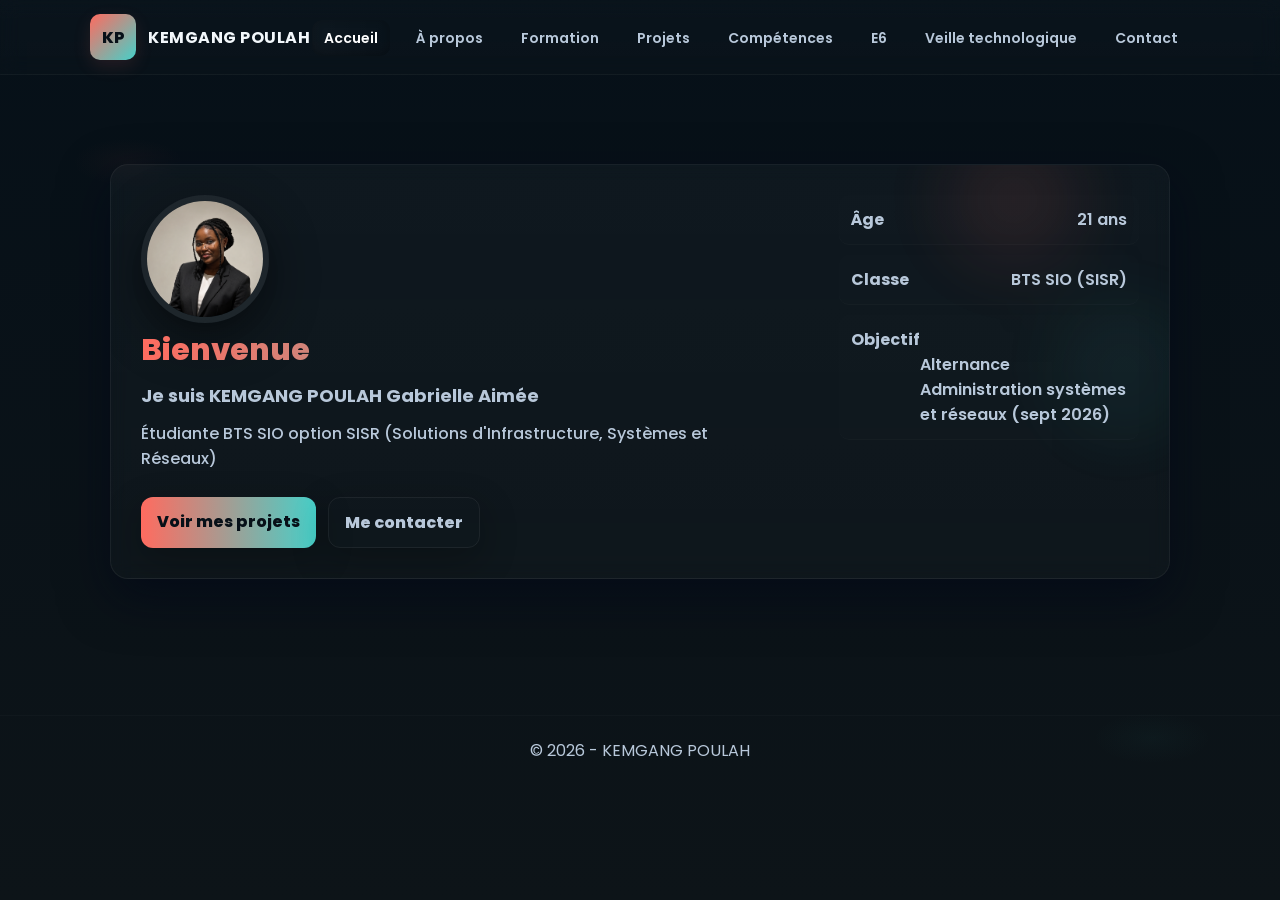
<file: index.html>
<!DOCTYPE html>
<html lang="fr">
<head>
  <meta charset="utf-8">
  <meta name="viewport" content="width=device-width,initial-scale=1">
  <title>Portfolio — KEMGANG POULAH</title>
  <link href="https://fonts.googleapis.com/css2?family=Poppins:wght@300;400;600;800&display=swap" rel="stylesheet">
  <link rel="stylesheet" href="styles.css">
  <link rel="stylesheet" href="index.css">
</head>
<body>
  <header>
    <div class="container header-inner">
      <div class="brand">
        <div class="logo">KP</div>
        <div class="title">KEMGANG POULAH</div>
      </div>

      <nav>
        <ul>
          <li><a href="index.html" class="active">Accueil</a></li>
          <li><a href="about.html">À propos</a></li>
          <li><a href="formation.html">Formation</a></li>
          <li><a href="projects.html">Projets</a></li>
          <li><a href="skills.html">Compétences</a></li>
          <li><a href="E6.html">E6</a></li>
          <li><a href="veille.html">Veille technologique</a></li>
          <li><a href="contact.html">Contact</a></li>
        </ul>
      </nav>

      <button class="menu-toggle" aria-label="Ouvrir le menu">☰</button>
    </div>
  </header>

  <main>
    <section class="hero">
      <div class="container hero-grid">
        <article class="card home-card card-hover fade-in-up">
          <div class="home-left">
            <img class="profile icon-animated" src="images/photo-pro.png" alt=" KEMGANG POULAH Gabrielle Aimée">
            <h1 class="home-title">Bienvenue</h1>
            <h2 class="home-subtitle">Je suis KEMGANG POULAH Gabrielle Aimée</h2>
            <p class="lead">Étudiante BTS SIO option SISR (Solutions d'Infrastructure, Systèmes et Réseaux) </p>
            <div class="actions">
              <a class="btn btn-animated fade-in-up" href="projects.html">Voir mes projets</a>
              <a class="btn ghost btn-animated fade-in-up" href="contact.html">Me contacter</a>
            </div>
          </div>

          <div class="home-right">
            <ul class="quick fade-in-up">
              <li><strong>Âge</strong><span>21 ans</span></li>
              <li><strong>Classe</strong><span>BTS SIO (SISR)</span></li>
              <li><strong>Objectif</strong><br>Alternance Administration systèmes et réseaux (sept 2026) </li>
            </ul>
          </div>
        </article>
      </div>
    </section>
  </main>

  <footer>
    <div class="container">
      <p style="color:var(--muted);margin:0;">&copy; 2026 - KEMGANG POULAH</p>
    </div>
  </footer>

  <script src="script.js"></script>
</body>
</html>
</file>
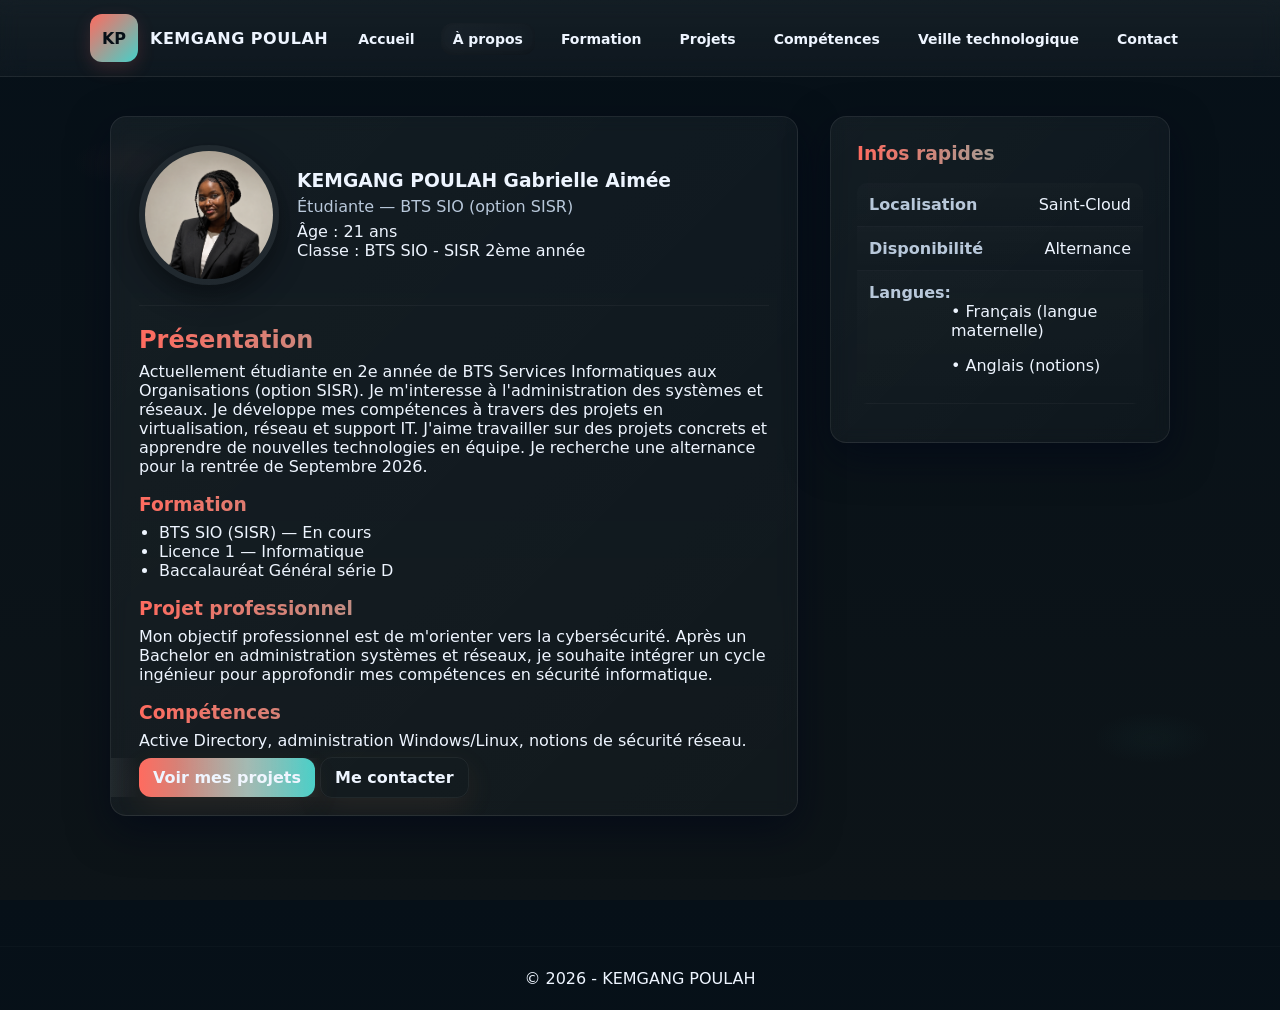
<file: about.html>
<!DOCTYPE html>
<html lang="fr">
<head>
  <meta charset="utf-8">
  <meta name="viewport" content="width=device-width,initial-scale=1">
  <title>À propos — KEMGANG POULAH</title>
  <link rel="stylesheet" href="styles.css">
  <style>
    .about-aside {
      transition: all 0.4s cubic-bezier(0.175, 0.885, 0.32, 1.275);
    }

    .about-aside:hover {
      transform: translateY(-12px) scale(1.02);
      box-shadow: 0 25px 50px rgba(0,0,0,0.4);
      background: linear-gradient(135deg, rgba(255,255,255,0.12), rgba(255,255,255,0.06)) !important;
      border-color: rgba(255,107,95,0.4) !important;
    }

    .about-aside:hover h3 {
      color: var(--accent-2) !important;
      transform: scale(1.05);
    }

    .about-section {
      transition: all 0.4s cubic-bezier(0.175, 0.885, 0.32, 1.275);
      position: relative;
      overflow: hidden;
    }

    .about-section::before {
      content: '';
      position: absolute;
      top: -50%;
      left: -50%;
      width: 200%;
      height: 200%;
      background: linear-gradient(45deg, transparent, rgba(255,255,255,0.1), transparent);
      transform: rotate(45deg);
      transition: all 0.6s ease;
      opacity: 0;
    }

    .about-section:hover::before {
      opacity: 1;
      animation: shimmer 1.5s ease-in-out;
    }

    .about-section:hover {
      transform: translateY(-4px) scale(1.01);
      background: linear-gradient(135deg, rgba(255,255,255,0.08), rgba(255,255,255,0.04)) !important;
      border-color: rgba(70,208,201,0.3) !important;
    }

    @keyframes shimmer {
      0% { transform: translateX(-100%) translateY(-100%) rotate(45deg); }
      100% { transform: translateX(100%) translateY(100%) rotate(45deg); }
    }
  </style>
</head>
<body class="secondary">
  <header>
    <div class="container">
      <div class="brand">
        <div class="logo">KP</div>
        <div class="title">KEMGANG POULAH</div>
      </div>

      <nav>
        <ul>
          <li><a href="index.html">Accueil</a></li>
          <li><a href="about.html" class="active">À propos</a></li>
          <li><a href="formation.html">Formation</a></li>
          <li><a href="projects.html">Projets</a></li>
          <li><a href="skills.html">Compétences</a></li>
          <li><a href="veille.html">Veille technologique</a></li>
          <li><a href="contact.html">Contact</a></li>
        </ul>
      </nav>

      <button class="menu-toggle" aria-label="Ouvrir le menu">☰</button>
    </div>
  </header>

  <main>
    <section class="hero" style="padding-top:36px;">
      <div class="container hero-grid">
        <article class="card card-hover fade-in-up" style="padding:28px;">
          <div style="display:flex;gap:18px;align-items:center;flex-wrap:wrap;">
            <img class="profile icon-animated" src="images/photo-pro.png" alt="KEMGANG POULAH Gabrielle Aimée" style="width:140px;height:140px;">
            <div>
              <h1 style="margin:0 0 6px;">KEMGANG POULAH Gabrielle Aimée</h1>
              <p class="subtitle" style="margin:0 0 6px;">Étudiante — BTS SIO (option SISR)</p>
              <p style="color:var(--muted);margin:0;">Âge : 21 ans <br> Classe : BTS SIO - SISR 2ème année</p>
            </div>
          </div>

          <hr style="margin:20px 0;border:none;border-top:1px solid rgba(255,255,255,0.04)">

          <section class="section-card fade-in-up about-section">
            <h2 style="margin:0 0 8px;">Présentation</h2>
            <p style="color:var(--muted);margin:0;">
              Actuellement étudiante en 2e année de BTS Services Informatiques aux Organisations (option SISR). 
              Je m'interesse à l'administration des systèmes et réseaux. Je développe mes compétences à travers des projets en virtualisation,
              réseau et support IT.
              J'aime travailler sur des projets concrets et apprendre de nouvelles technologies en équipe.
              Je recherche une alternance pour la rentrée de Septembre 2026.
            </p>
          </section>

          <section style="margin-top:18px;" class="section-card fade-in-up about-section">
            <h3 style="margin:0 0 8px;">Formation</h3>
            <ul style="margin:0;padding-left:20px;color:var(--muted);">
              <li>BTS SIO (SISR) — En cours</li>
               <li>Licence 1 — Informatique </li> 
              <li>Baccalauréat Général série D</li>
            </ul>
          </section>

          <section style="margin-top:18px;" class="section-card fade-in-up about-section">
            <h3 style="margin:0 0 8px;">Projet professionnel</h3>
            <p style="color:var(--muted);margin:0;">Mon objectif professionnel est de m'orienter vers la cybersécurité.
Après un Bachelor en administration systèmes et réseaux, je souhaite intégrer un cycle ingénieur pour approfondir mes compétences
              en sécurité informatique.</p>
          </section>

          <section style="margin-top:18px;" class="section-card fade-in-up about-section">
            <h3 style="margin:0 0 8px;">Compétences</h3>
            <p style="color:var(--muted);margin:0;">
              Active Directory, administration Windows/Linux, notions de sécurité réseau.
            </p>
          </section>

          <div style="margin-top:18px;">
            <a class="btn btn-animated fade-in-up" href="projects.html">Voir mes projets</a>
            <a class="btn ghost btn-animated fade-in-up" href="contact.html">Me contacter</a>
          </div>
        </article>

        <aside class="hero-info card about-aside card-hover fade-in-up">
          <h3 style="margin-top:0;">Infos rapides</h3>
          <ul class="quick">
            <li><strong>Localisation</strong><span>Saint-Cloud</span></li>
            <li><strong>Disponibilité</strong><span>Alternance</span></li>
            <li><strong>Langues:</strong><span><br> • Français (langue maternelle) <p>• Anglais (notions) </p></span></li>
          </ul>
        </aside>
      </div>
    </section>
  </main>

  <footer>
    <div class="container">
      <p style="color:var(--muted);margin:0;">&copy; 2026 - KEMGANG POULAH</p>
    </div>
  </footer>

  <script src="script.js"></script>
</body>
</html>
</file>
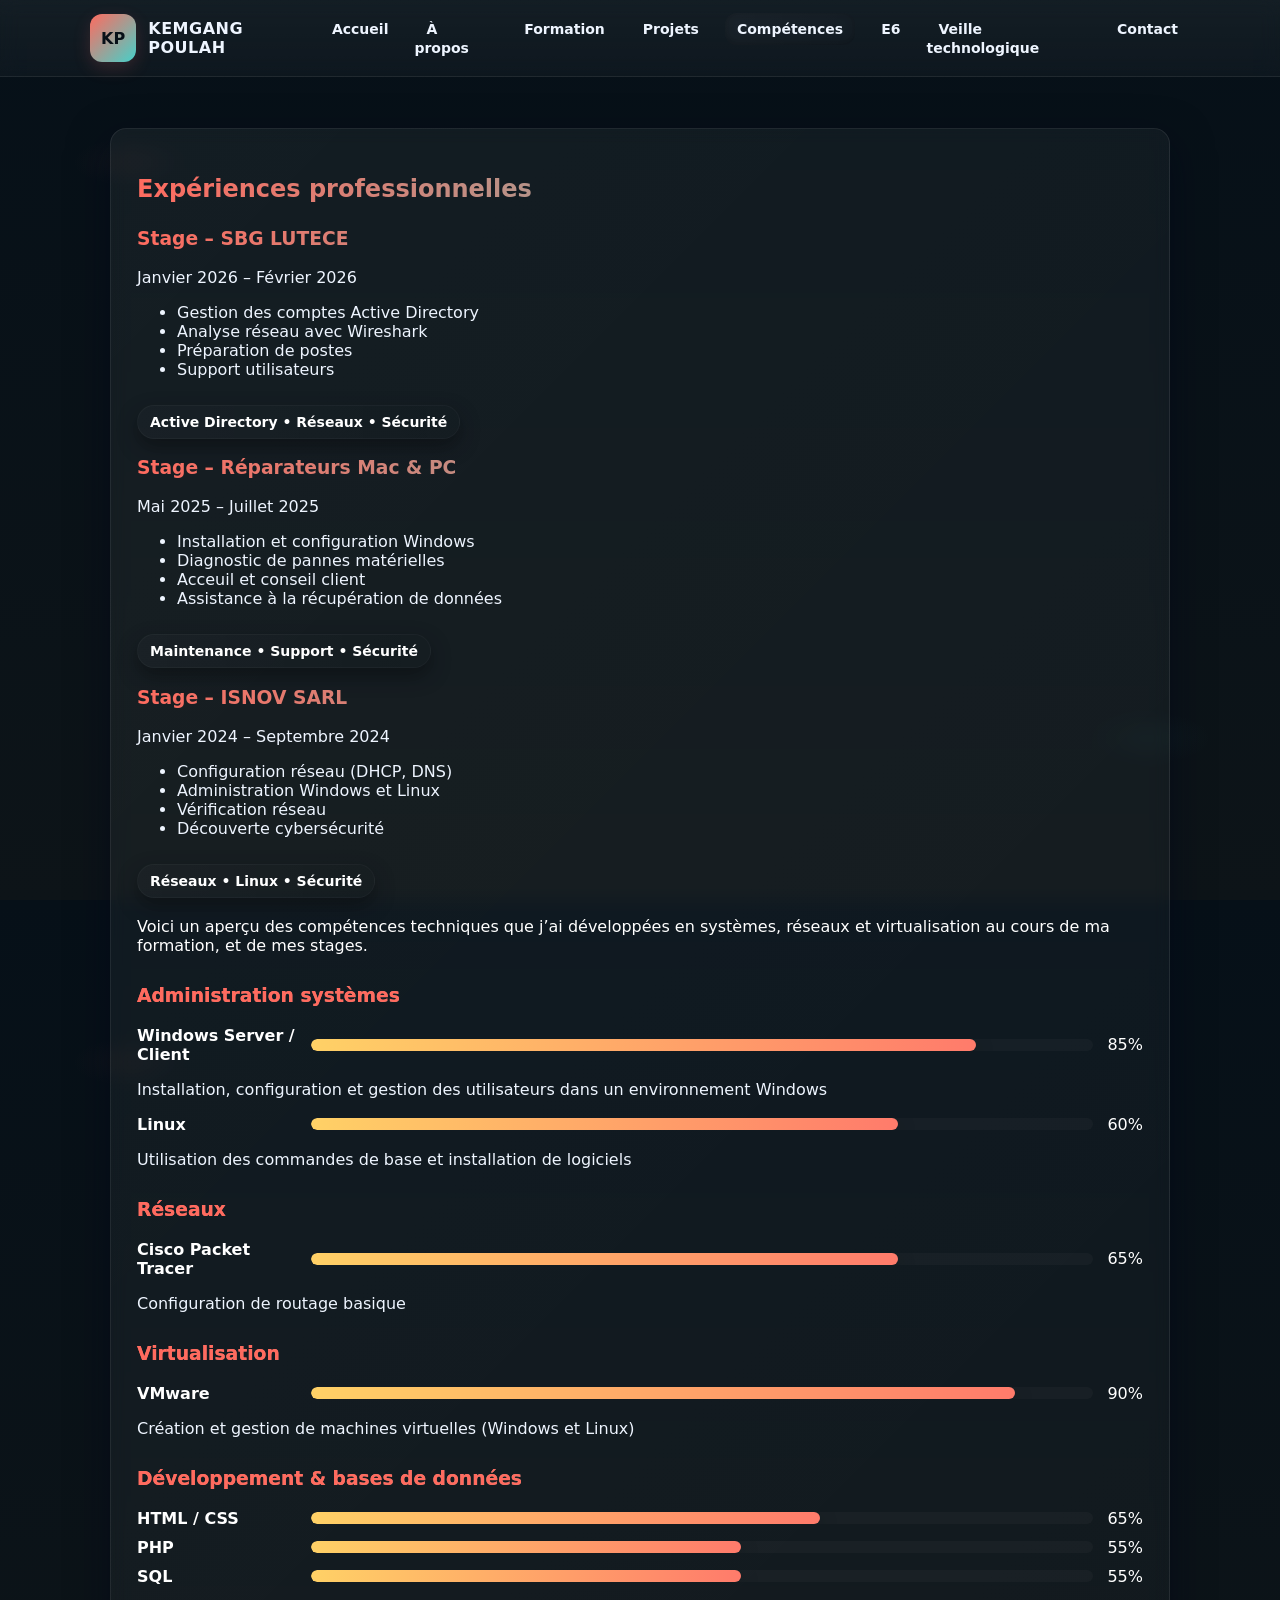
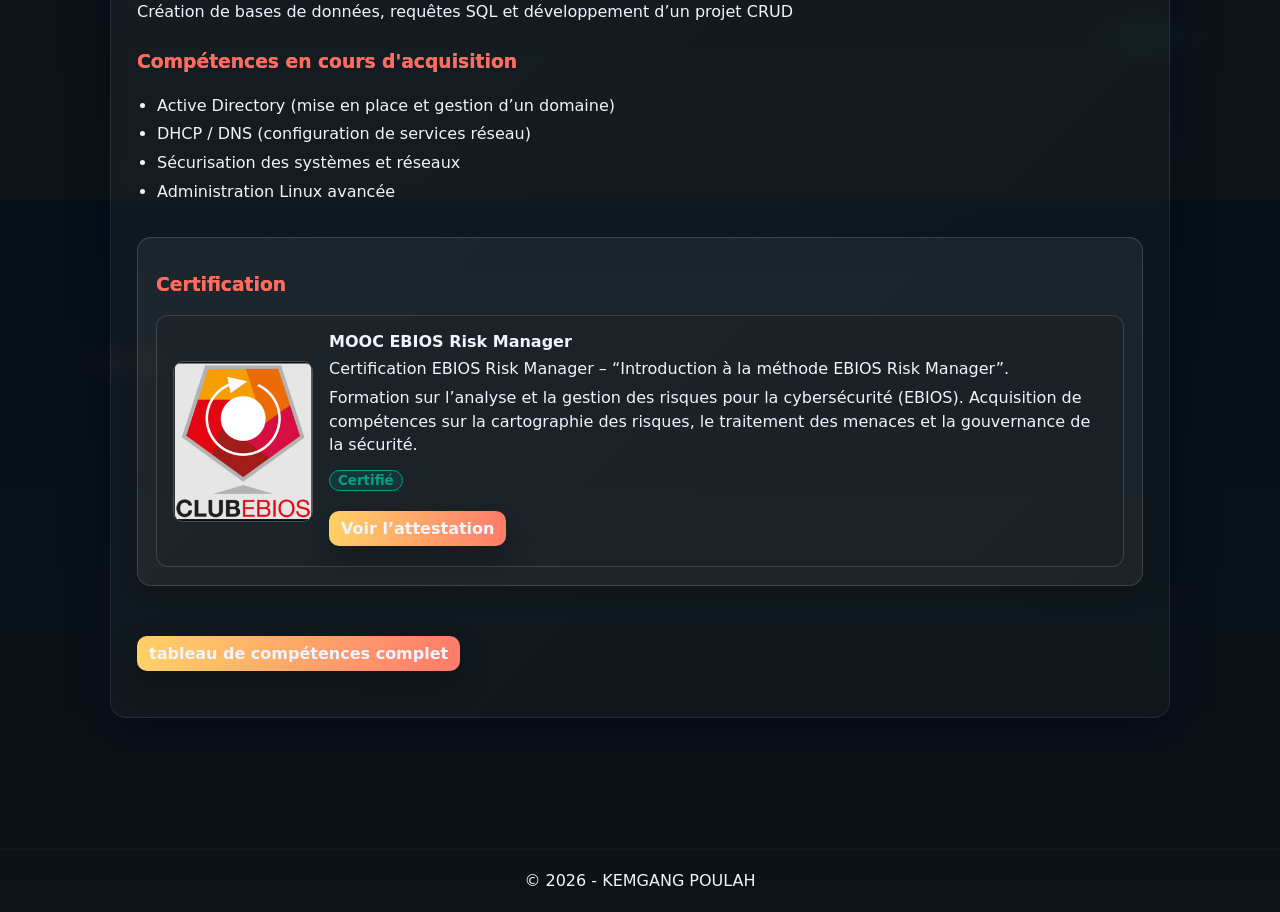
<file: skills.html>
<!DOCTYPE html>
<html lang="fr">
<head>
  <meta charset="utf-8">
  <meta name="viewport" content="width=device-width,initial-scale=1">
  <title>Compétences — KEMGANG</title>
  <link rel="stylesheet" href="styles.css">
  <link rel="stylesheet" href="veille.css">
  <style>
    .skills-section {
      transition: all 0.4s cubic-bezier(0.175, 0.885, 0.32, 1.275);
      position: relative;
      overflow: hidden;
    }

    .skills-section::before {
      content: '';
      position: absolute;
      top: -50%;
      left: -50%;
      width: 200%;
      height: 200%;
      background: linear-gradient(45deg, transparent, rgba(255,255,255,0.1), transparent);
      transform: rotate(45deg);
      transition: all 0.6s ease;
      opacity: 0;
    }

    .skills-section:hover::before {
      opacity: 1;
      animation: shimmer 1.5s ease-in-out;
    }

    .skills-section:hover {
      transform: translateY(-4px) scale(1.01);
      background: linear-gradient(135deg, rgba(255,255,255,0.08), rgba(255,255,255,0.04)) !important;
      border-color: rgba(70,208,201,0.3) !important;
    }

    .skills-section:hover h3 {
      color: var(--accent-2) !important;
      transform: scale(1.02);
    }

    #certification-ebios {
      border: 1px solid rgba(255, 255, 255, 0.15);
      padding: 18px;
      background: rgba(255, 255, 255, 0.06);
      border-radius: 14px;
      box-shadow: 0 12px 20px rgba(0, 0, 0, 0.08);
      transition: all 0.3s ease;
    }

    #certification-ebios:hover {
      transform: translateY(-4px) scale(1.01);
      background: rgba(255, 255, 255, 0.1);
      box-shadow: 0 16px 24px rgba(0, 0, 0, 0.12);
    }

    #certification-ebios h3 {
      color: var(--accent-2);
    }

    #certification-ebios .cert-logo {
      width: 110px;
      min-width: 90px;
      border-radius: 10px;
      border: 1px solid rgba(255, 255, 255, 0.25);
    }

    #certification-ebios .cert-data p {
      margin: 4px 0;
      line-height: 1.45;
    }

    #certification-ebios .cert-data .cert-title {
      font-weight: 700;
      color: var(--accent-1);
      margin-bottom: 4px;
    }

    #certification-ebios .cert-status {
      display: inline-block;
      background: rgba(0, 161, 133, 0.14);
      color: #00a185;
      border: 1px solid #00a185;
      padding: 2px 8px;
      border-radius: 12px;
      font-size: 0.84rem;
      font-weight: 600;
      margin-top: 6px;
    }

    @keyframes shimmer {
      0% { transform: translateX(-100%) translateY(-100%) rotate(45deg); }
      100% { transform: translateX(100%) translateY(100%) rotate(45deg); }
    }
  </style>
</head>
<body class="secondary">
  <header>
    <div class="container header-inner">
      <div class="brand">
        <div class="logo">KP</div>
        <div class="title">KEMGANG POULAH</div>
      </div>
      <nav>
        <ul>
          <li><a href="index.html">Accueil</a></li>
          <li><a href="about.html">À propos</a></li>
          <li><a href="formation.html">Formation</a></li>
          <li><a href="projects.html">Projets</a></li>
          <li><a href="skills.html" class="active">Compétences</a></li>
            <li><a href="E6.html">E6</a></li>
          <li><a href="veille.html">Veille technologique</a></li>
          <li><a href="contact.html">Contact</a></li>
        </ul>
      </nav>
      <button class="menu-toggle" aria-label="Ouvrir le menu">☰</button>
    </div>
  </header>

  <main class="main">
    <section class="hero">
      <div class="container">
        <div class="card card-hover fade-in-up">
        <!-- ================= EXPERIENCES ================= -->

<h2 style="
  margin-bottom:25px;
  background: linear-gradient(90deg, var(--accent-1), var(--accent-2));
  -webkit-background-clip: text;
  -webkit-text-fill-color: transparent;
">
  Expériences professionnelles
</h2>


<!-- STAGE 1 -->
<div class="section-card fade-in-up project-article">
  <h3 class="exp-title">Stage – SBG LUTECE</h3>
  <p style="color:var(--muted);">Janvier 2026 – Février 2026</p>

  <ul>
    <li>Gestion des comptes Active Directory</li>
    <li>Analyse réseau avec Wireshark </li>
    <li>Préparation de postes</li>
    <li>Support utilisateurs</li>
  </ul>

  <span class="badge">Active Directory • Réseaux • Sécurité</span>
</div>


<!-- STAGE 2 -->
<div class="section-card fade-in-up project-article">
  <h3 class="exp-title">Stage – Réparateurs Mac & PC</h3>
  <p style="color:var(--muted);">Mai 2025 – Juillet 2025</p>

  <ul>
    <li>Installation et configuration Windows</li>
    <li>Diagnostic de pannes matérielles</li>
    <li>Acceuil et conseil client</li>
    <li>Assistance à la récupération de données</li>
  </ul>

  <span class="badge">Maintenance • Support • Sécurité</span>
</div>


<!-- STAGE 3 -->
<div class="section-card fade-in-up project-article">
  <h3 class="exp-title">Stage – ISNOV SARL</h3>
  <p style="color:var(--muted);">Janvier 2024 – Septembre 2024</p>

  <ul>
    <li>Configuration réseau (DHCP, DNS)</li>
    <li>Administration Windows et Linux</li>
    <li>Vérification réseau</li>
    <li>Découverte cybersécurité</li>
  </ul>

  <span class="badge">Réseaux • Linux • Sécurité</span>
</div><br>
Voici un aperçu des compétences techniques que j’ai développées en systèmes, réseaux et virtualisation au cours de ma formation, et de mes stages.
</p>


<div class="section-card fade-in-up" style="margin: 30px 0;">
  <h3 style="color: var(--accent-1); margin-bottom: 20px;">Administration systèmes</h3>

  <div class="skill-row">
    <div class="skill-name">Windows Server / Client</div>
    <div class="skill-bar">
      <div class="skill-fill" style="width: 85%"></div>
    </div>
    <span>85%</span>
  </div>
  <p>Installation, configuration et gestion des utilisateurs dans un environnement Windows</p>

  <div class="skill-row">
    <div class="skill-name">Linux</div>
    <div class="skill-bar">
      <div class="skill-fill" style="width: 75%"></div>
    </div>
    <span>60%</span>
  </div>
  <p>Utilisation des commandes de base et installation de logiciels</p>
</div>


<div class="section-card fade-in-up" style="margin: 30px 0;">
  <h3 style="color: var(--accent-1); margin-bottom: 20px;">Réseaux</h3>

  <div class="skill-row">
    <div class="skill-name">Cisco Packet Tracer</div>
    <div class="skill-bar">
      <div class="skill-fill" style="width: 75%"></div>
    </div>
    <span>65%</span>
  </div>
  <p>Configuration de routage basique</p>
</div>


<div class="section-card fade-in-up" style="margin: 30px 0;">
  <h3 style="color: var(--accent-1); margin-bottom: 20px;">Virtualisation</h3>

  <div class="skill-row">
    <div class="skill-name">VMware</div>
    <div class="skill-bar">
      <div class="skill-fill" style="width: 90%"></div>
    </div>
    <span>90%</span>
  </div>
  <p>Création et gestion de machines virtuelles (Windows et Linux)</p>
</div>


<div class="section-card fade-in-up" style="margin: 30px 0;">
  <h3 style="color: var(--accent-1); margin-bottom: 20px;">Développement & bases de données</h3>

  <div class="skill-row">
    <div class="skill-name">HTML / CSS</div>
    <div class="skill-bar">
      <div class="skill-fill" style="width: 65%"></div>
    </div>
    <span>65%</span>
  </div>

  <div class="skill-row">
    <div class="skill-name">PHP</div>
    <div class="skill-bar">
      <div class="skill-fill" style="width: 55%"></div>
    </div>
    <span>55%</span>
  </div>

  <div class="skill-row">
    <div class="skill-name">SQL</div>
    <div class="skill-bar">
      <div class="skill-fill" style="width: 55%"></div>
    </div>
    <span>55%</span>
  </div>
  <p>Création de bases de données, requêtes SQL et développement d’un projet CRUD</p>
</div>


<div class="section-card fade-in-up" style="margin: 30px 0;">
  <h3 style="color: var(--accent-1); margin-bottom: 20px;">Compétences en cours d'acquisition</h3>

  <ul style="padding-left: 20px; line-height: 1.8;">
    <li>Active Directory (mise en place et gestion d’un domaine)</li>
    <li>DHCP / DNS (configuration de services réseau)</li>
    <li>Sécurisation des systèmes et réseaux</li>
    <li>Administration Linux avancée</li>
  </ul>
</div>
          <div style="margin: 30px 0;" class="section-card fade-in-up" id="certification-ebios">
            <h3 style="color: var(--accent-1); margin-bottom: 20px;">Certification</h3>
            <div style="display: flex; align-items: center; gap: 16px; justify-content: flex-start; flex-wrap: wrap; background: rgba(0,0,0,0.05); border: 1px solid rgba(255,255,255,0.15); padding: 16px; border-radius: 12px;">
              <img src="images/logo.png" alt="Logo MOOC EBIOS Risk Manager" style="width: 140px; height: auto; border-radius: 10px; border: 1px solid rgba(255,255,255,0.2); object-fit: contain;" />
              <div style="flex: 1; min-width: 220px;">
                <p style="margin: 0 0 8px; font-weight: 700; color: var(--accent-1);">MOOC EBIOS Risk Manager</p>
                <p style="margin: 0 0 8px; color: var(--muted);">Certification EBIOS Risk Manager – “Introduction à la méthode EBIOS Risk Manager”.</p>
                <p style="margin: 0 0 8px; color: var(--muted); line-height: 1.45;">Formation sur l’analyse et la gestion des risques pour la cybersécurité (EBIOS). Acquisition de compétences sur la cartographie des risques, le traitement des menaces et la gouvernance de la sécurité.</p>
                <span class="cert-status">Certifié</span>
                <p style="margin: 10px 0 0;"><a class="btn btn-animated" href="documents/certification-ebios-risk-manager.pdf" target="_blank">Voir l’attestation</a></p>
              </div>
            </div>
          </div>

          <p style="margin-top: 40px;"><a class="btn btn-animated" href="documents/compétence.pdf" target="_blank">tableau de compétences complet</a></p>
        </div>
      </div>
    </section>
  </main>

  <footer>
    <div class="container">
      <p style="color:var(--muted);margin:0;">&copy; 2026 - KEMGANG POULAH</p>
    </div>
  </footer>

  <script src="script.js"></script>
</body>
</html>
</file>
<file: styles.css>
/* Styles globaux — glassmorphism amélioré, palette chaude/fluide */
:root{
  --bg-1: #0b0d10;
  --accent-1: #ff6b6b; /* warm coral */
  --accent-2: #ffd166; /* warm gold */
  --glass: rgba(255,255,255,0.06);
  --glass-strong: rgba(255,255,255,0.10);
  --text: #f2f7fb;
  --muted: #c4d3e8;
  --radius: 16px;
  --container:1100px;
  --transition: 260ms cubic-bezier(.2,.9,.2,1);
}

/* fond animé subtil */
*{box-sizing:border-box}
html,body{height:100%;margin:0}
body{
  font-family: "Poppins", system-ui, -apple-system, "Segoe UI", Roboto, "Helvetica Neue", Arial;
  color:var(--text);
  background:
    radial-gradient(700px 380px at 10% 20%, rgba(255,107,107,0.04), transparent 8%),
    radial-gradient(600px 320px at 90% 80%, rgba(255,209,102,0.03), transparent 10%),
    linear-gradient(180deg,#071215 0%, #0b1114 100%);
  -webkit-font-smoothing:antialiased;
  padding-top:80px;
  transition:background 1s ease;
}

body.secondary{
  --bg-1: #061018;
  --accent-1: #ff6b5f;
  --accent-2: #46d0c9;
  --glass: rgba(255,255,255,0.07);
  --glass-strong: rgba(255,255,255,0.12);
  --text: #eef5ff;
  --muted: #b8c8da;
  color: var(--text);
  background:
    radial-gradient(700px 300px at 10% 18%, rgba(255,107,95,0.035), transparent 8%),
    radial-gradient(600px 260px at 90% 82%, rgba(70,208,201,0.03), transparent 10%),
    linear-gradient(180deg, #061018, #0d1418);
}

body.secondary header{
  background: linear-gradient(180deg, rgba(255,255,255,0.06), rgba(255,255,255,0.03));
  border-bottom:1px solid rgba(255,255,255,0.05);
}

body.secondary .brand .logo{
  background:linear-gradient(135deg,var(--accent-1),var(--accent-2));
  color:#071018;
  box-shadow:0 6px 18px rgba(255,107,107,0.16);
}

body.secondary .card{
  background: linear-gradient(135deg, rgba(255,255,255,0.05), rgba(255,255,255,0.025));
  border:1px solid rgba(255,255,255,0.08);
  box-shadow:0 14px 40px rgba(2,6,23,0.6);
}

body.secondary .text,
body.secondary p,
body.secondary li,
body.secondary a{
  color: var(--text) !important;
}

body.secondary h2,
body.secondary h3{
  background: linear-gradient(90deg, var(--accent-1), var(--accent-2));
  -webkit-background-clip: text;
  background-clip: text;
  color: transparent;
}

body.secondary .muted,
body.secondary .subtitle,
body.secondary .quick li strong{
  color: var(--muted) !important;
}

/* container */
.container{max-width:var(--container);margin:0 auto;padding:0 20px}

/* header */
header{
  position:fixed;left:0;right:0;top:0;z-index:80;
  backdrop-filter: blur(10px);
  background: linear-gradient(180deg, rgba(255,255,255,0.02), rgba(255,255,255,0.01));
  border-bottom:1px solid rgba(255,255,255,0.03);
}
header .container{display:flex;align-items:center;justify-content:space-between;padding:14px 0}
.brand{display:flex;align-items:center;gap:12px}
.brand .logo{
  width:48px;height:48px;border-radius:12px;
  background:linear-gradient(135deg,var(--accent-1),var(--accent-2));
  display:flex;align-items:center;justify-content:center;font-weight:800;color:#091014;
  box-shadow:0 6px 18px rgba(255,107,107,0.12);
}
.brand .title{font-weight:700;letter-spacing:0.5px}

/* navigation */
nav ul{display:flex;gap:14px;list-style:none;margin:0;padding:0}
nav a{
  color:var(--muted);text-decoration:none;padding:8px 12px;border-radius:12px;transition:var(--transition);
  font-weight:600;font-size:14px;
}
nav a:hover, nav a.active{
  color:var(--text);
  background: linear-gradient(90deg, rgba(255,255,255,0.03), rgba(255,255,255,0.01));
  box-shadow: inset 0 -2px 8px rgba(0,0,0,0.25);
}

/* mobile toggle */
.menu-toggle{display:none;background:none;border:0;color:var(--text);font-size:20px}

/* hero layout */
.hero{padding:48px 0 90px}
.hero-grid{display:grid;grid-template-columns:1fr 340px;gap:32px;align-items:start}

/* card glass common */
.card{
  border-radius:var(--radius);
  background: linear-gradient(135deg, rgba(255,255,255,0.04), rgba(255,255,255,0.02));
  border: 1px solid rgba(255,255,255,0.06);
  backdrop-filter: blur(8px);
  box-shadow: 0 14px 40px rgba(2,6,23,0.6);
  padding:26px;
  overflow:hidden;
}

/* DEPLIANT (plus élégant) */
.depliant{
  width:100%;
  max-width:640px;
  perspective:1200px;
  cursor:pointer;
  position:relative;
  height:320px;
  display:flex;
  align-items:center;
  justify-content:center;
  padding:0;
}
.depliant .fold{
  position:absolute;top:0;bottom:0;width:50%;height:100%;overflow:hidden;
  transform-style:preserve-3d;
  transition:transform 700ms cubic-bezier(.2,.9,.2,1), box-shadow 300ms ease;
  border-radius:12px;border:1px solid rgba(255,255,255,0.04);
  background: linear-gradient(180deg, rgba(255,255,255,0.03), rgba(255,255,255,0.02));
  box-shadow:0 10px 30px rgba(2,6,23,0.55);
}
/* front = right, inside = left */
.depliant .front{right:0;transform-origin:left center;z-index:3;padding:28px;display:flex;align-items:center;justify-content:center}
.depliant .inside{left:0;transform-origin:right center;padding:28px;transform: translateZ(-1px);z-index:1}
.front-inner, .inside-inner{display:flex;flex-direction:column;gap:12px;align-items:flex-start}
.front-inner{align-items:center;text-align:center}
.profile{
  width:130px;height:130px;border-radius:50%;object-fit:cover;border:6px solid rgba(255,255,255,0.06);
  box-shadow:0 10px 30px rgba(0,0,0,0.45);
}
.depliant h1{font-size:28px;margin:0}
.subtitle{color:var(--muted);margin:0}

/* folded vs open */
.depliant .front{transform: rotateY(0deg)}
.depliant .inside{transform: rotateY(-160deg) translateX(-12%)}
.depliant.open .front{transform: rotateY(-160deg);box-shadow:0 18px 40px rgba(0,0,0,0.6)}
.depliant.open .inside{transform: rotateY(0deg);z-index:2}

/* accent stripe */
.depliant .front::before{
  content:"";position:absolute;left:0;top:0;bottom:0;width:6px;
  background: linear-gradient(180deg,var(--accent-1),var(--accent-2));opacity:0.98;
  border-top-left-radius:10px;border-bottom-left-radius:10px;
}

/* actions/buttons */
.actions{display:flex;gap:12px;margin-top:8px}
.btn{
  padding:10px 14px;border-radius:12px;text-decoration:none;font-weight:700;color:#091014;
  background:linear-gradient(90deg,var(--accent-1),var(--accent-2));box-shadow:0 10px 30px rgba(255,166,102,0.08);
}
.btn.ghost{background:transparent;border:1px solid rgba(255,255,255,0.06);color:var(--text)}

/* aside quick info — plus visible, sans mini-card */
.quick{list-style:none;padding:0;margin:0 0 12px;border-radius:10px;overflow:hidden}
.quick li{display:flex;justify-content:space-between;padding:12px;background:linear-gradient(180deg, rgba(255,255,255,0.015), transparent);border-bottom:1px solid rgba(255,255,255,0.02)}
.quick li strong{color:var(--muted);font-weight:700}

/* remove the small "mini-card" entirely as requested */
.mini-card{display:none !important}

/* footer */
footer{padding:22px 0;text-align:center;color:var(--muted);border-top:1px solid rgba(255,255,255,0.02);margin-top:40px}

/* typing / reveal styles */
.typer{
  min-height:1.2em;
  font-weight:700;
  letter-spacing:0.4px;
  white-space:nowrap;
  overflow:hidden;
  display:inline-block;
  position:relative;
}

/* caret */
.typer::after{
  content: "";
  display:inline-block;
  width:2px;
  height:1.05em;
  background:var(--accent-1);
  margin-left:8px;
  vertical-align:middle;
  animation:blink 900ms steps(2, start) infinite;
  transform-origin:center;
}
@keyframes blink{50%{opacity:0}}

/* paragraph hidden until typing finished */
.reveal-on-typed{
  opacity:0;
  transform:translateY(8px);
  transition:opacity 360ms var(--transition), transform 360ms var(--transition);
}
.reveal-on-typed.visible{
  opacity:1;
  transform:none;
}

/* Lightbox pour image profile */
.img-lightbox-overlay{
  position:fixed;inset:0;
  background:rgba(2,6,23,0.82);
  display:flex;align-items:center;justify-content:center;
  z-index:9999;opacity:0;pointer-events:none;
  transition:opacity 360ms cubic-bezier(.2,.9,.2,1);
}
.img-lightbox-overlay.open{opacity:1;pointer-events:auto}
.img-lightbox-overlay img{
  max-width:92%;max-height:86%;border-radius:12px;
  box-shadow:0 24px 80px rgba(0,0,0,0.6);
}
.img-lightbox-caption{
  position:fixed;left:50%;transform:translateX(-50%);
  bottom:6vh;color:#fff;font-weight:600;
  background:linear-gradient(90deg,rgba(0,0,0,0.24),transparent);
  padding:8px 12px;border-radius:10px;pointer-events:none;
}
.img-lightbox-close{
  position:fixed;top:20px;right:20px;color:#fff;
  background:rgba(0,0,0,0.28);padding:8px;border-radius:10px;border:0;
  font-size:18px;cursor:pointer;
}

/* responsive */
@media (max-width:980px){
  .hero-grid{grid-template-columns:1fr;gap:20px}
  nav ul{display:none}
  .menu-toggle{display:block}
  .depliant{height:360px}
  .profile{width:120px;height:120px}
}

/* ===== EFFETS DE TRANSITION GLOBAUX ===== */

/* Boutons avec effets avancés */
.btn, .btn-animated {
  position: relative;
  overflow: hidden;
  transition: all 0.4s cubic-bezier(0.175, 0.885, 0.32, 1.275);
}

.btn:hover, .btn-animated:hover {
  transform: translateY(-3px) scale(1.02);
  box-shadow: 0 15px 35px rgba(255,107,95,0.3);
}

.btn::before, .btn-animated::before {
  content: '';
  position: absolute;
  top: 0;
  left: -100%;
  width: 100%;
  height: 100%;
  background: linear-gradient(90deg, transparent, rgba(255,255,255,0.2), transparent);
  transition: left 0.5s ease;
}

.btn:hover::before, .btn-animated:hover::before {
  left: 100%;
}

/* Cartes avec effets de survol */
.card-hover, .section-card {
  transition: all 0.4s cubic-bezier(0.175, 0.885, 0.32, 1.275);
}

.card-hover:hover, .section-card:hover {
  transform: translateY(-8px) scale(1.01);
  box-shadow: 0 20px 40px rgba(0,0,0,0.3);
  background: linear-gradient(135deg, rgba(255,255,255,0.08), rgba(255,255,255,0.04)) !important;
  border-color: rgba(255,107,95,0.3) !important;
}

/* Liens avec effets */
.link-hover, .social-link-global {
  transition: all 0.4s cubic-bezier(0.175, 0.885, 0.32, 1.275);
  position: relative;
  overflow: hidden;
}

.link-hover::before, .social-link-global::before {
  content: '';
  position: absolute;
  top: 0;
  left: -100%;
  width: 100%;
  height: 100%;
  background: linear-gradient(90deg, transparent, rgba(255,107,95,0.15), transparent);
  transition: left 0.5s ease;
}

.link-hover:hover::before, .social-link-global:hover::before {
  left: 100%;
}

.link-hover:hover, .social-link-global:hover {
  transform: translateX(8px) scale(1.02);
  background: linear-gradient(90deg, rgba(255,107,95,0.1), rgba(70,208,201,0.1)) !important;
  border-color: rgba(255,107,95,0.3) !important;
  box-shadow: 0 10px 25px rgba(255,107,95,0.2);
}

/* Icônes avec rotation et scale */
.icon-animated {
  transition: all 0.4s cubic-bezier(0.175, 0.885, 0.32, 1.275);
}

.card-hover:hover .icon-animated,
.section-card:hover .icon-animated {
  transform: scale(1.15) rotate(5deg);
}

/* Sections CTA avec effets spéciaux */
.cta-global {
  position: relative;
  overflow: hidden;
  transition: all 0.4s cubic-bezier(0.175, 0.885, 0.32, 1.275);
}

.cta-global::before {
  content: '';
  position: absolute;
  top: -50%;
  left: -50%;
  width: 200%;
  height: 200%;
  background: linear-gradient(45deg, transparent, rgba(255,255,255,0.1), transparent);
  transform: rotate(45deg);
  transition: all 0.6s ease;
  opacity: 0;
}

.cta-global:hover::before {
  opacity: 1;
  animation: shimmer-global 1.5s ease-in-out;
}

.cta-global:hover {
  transform: translateY(-4px) scale(1.01);
  box-shadow: 0 25px 50px rgba(255,107,95,0.25);
}

@keyframes shimmer-global {
  0% { transform: translateX(-100%) translateY(-100%) rotate(45deg); }
  100% { transform: translateX(100%) translateY(100%) rotate(45deg); }
}

/* Animations d'entrée échelonnées */
.fade-in-up {
  animation: fadeInUpGlobal 0.6s ease-out forwards;
  opacity: 0;
  transform: translateY(30px);
}
.experience-box{
  margin-bottom:20px;
  padding:18px;
  border-radius:14px;
  border:1px solid rgba(255,255,255,0.12);

  background: linear-gradient(135deg, rgba(255,255,255,0.06), rgba(255,255,255,0.02));
  transition:0.3s;
}

.experience-box:hover{
  transform: translateY(-5px);
  border-color: rgba(91,227,167,0.4);
  box-shadow: 0 10px 25px rgba(0,0,0,0.5);
}

.experience-box h4{
  margin:0 0 5px;
  background: linear-gradient(90deg, var(--accent-1), var(--accent-2));
  -webkit-background-clip: text;
  -webkit-text-fill-color: transparent;
}

.experience-date{
  color: var(--muted);
  font-size:14px;
}

.experience-box ul{
  margin-top:10px;
  padding-left:18px;
}

.experience-box li{
  margin-bottom:6px;
  color:#e2e8f0;
}
.skills-section{
  transition: all 0.4s cubic-bezier(0.175, 0.885, 0.32, 1.275);
  position: relative;
  overflow: hidden;
}

/* EXACTEMENT même effet que projets */
.skills-section::before {
  content: '';
  position: absolute;
  top: -50%;
  left: -50%;
  width: 200%;
  height: 200%;
  background: linear-gradient(45deg, transparent, rgba(255,255,255,0.1), transparent);
  transform: rotate(45deg);
  opacity: 0;
  transition: all 0.6s ease;
}

.skills-section:hover::before {
  opacity: 1;
  animation: shimmer 1.5s ease-in-out;
}

.skills-section:hover {
  transform: translateY(-6px) scale(1.01);
  background: linear-gradient(135deg, rgba(255,255,255,0.08), rgba(255,255,255,0.04)) !important;
  border-color: rgba(70,208,201,0.3) !important;
  box-shadow: 0 15px 35px rgba(0,0,0,0.2);
}
/* TITRES EXPÉRIENCES */
.exp-title{
  background: linear-gradient(90deg, var(--accent-1), var(--accent-2));
  -webkit-background-clip: text;
  -webkit-text-fill-color: transparent;
  font-weight: bold;
}

/* BADGES AMÉLIORÉS */
.badge{
  display:inline-block;
  padding:6px 12px;
  border-radius:20px;
  font-size:13px;
  margin-top:10px;

  background: linear-gradient(90deg,
    rgba(255,184,107,0.25),
    rgba(91,227,167,0.25)
  );

  border: 1px solid rgba(255,184,107,0.3);
  color:#fff;

  transition:0.3s;
}

.badge:hover{
  transform: scale(1.05);
  background: linear-gradient(90deg,
    rgba(255,184,107,0.4),
    rgba(91,227,167,0.4)
  );
}
/* Délais d'animation pour les éléments successifs */
.fade-in-up:nth-child(1) { animation-delay: 0.1s; }
.fade-in-up:nth-child(2) { animation-delay: 0.2s; }
.fade-in-up:nth-child(3) { animation-delay: 0.3s; }
.fade-in-up:nth-child(4) { animation-delay: 0.4s; }
.fade-in-up:nth-child(5) { animation-delay: 0.5s; }
.fade-in-up:nth-child(6) { animation-delay: 0.6s; }
.fade-in-up:nth-child(7) { animation-delay: 0.7s; }
.fade-in-up:nth-child(8) { animation-delay: 0.8s; }

@keyframes fadeInUpGlobal {
  to {
    opacity: 1;
    transform: translateY(0);
  }
}

/* petites interactions */
.depliant:focus{outline:none}
.depliant:active .front{transform: scale(.995)}
a{transition:color var(--transition)}
</file>
<file: index.css>
/* Override spécifique pour accueil — ralenti des transitions et texte ajusté */
:root{
  --home-accent-1: #ff6b5f;
  --home-accent-2: #46d0c9;
  --bg-a: #061018;
  --bg-b: #0d1418;
  --muted: #b8c8da;
  --card-bg: rgba(255,255,255,0.03);
  --glass-border: rgba(255,255,255,0.05);
  --radius: 18px;
  --shadow: 0 18px 50px rgba(2,6,23,0.6);
  --ease: cubic-bezier(.2,.9,.2,1);

  /* Durées ralenties */
  --dur-fast: 300ms;
  --dur-med: 900ms;
  --dur-bg: 800ms;
}

/* Background (homepage specific) */
body{
  background:
    radial-gradient(700px 300px at 10% 18%, rgba(255,107,95,0.035), transparent 8%),
    radial-gradient(600px 260px at 90% 82%, rgba(70,208,201,0.03), transparent 10%),
    linear-gradient(180deg,var(--bg-a),var(--bg-b));
  transition:background var(--dur-bg) var(--ease);
}

/* Header tweaks keep compact */
.header-inner{display:flex;align-items:center;justify-content:space-between;padding:14px 0}
.brand .logo{width:46px;height:46px;border-radius:10px;background:linear-gradient(135deg,var(--home-accent-1),var(--home-accent-2));display:flex;align-items:center;justify-content:center;font-weight:800;color:#071018}
nav ul{display:flex;gap:14px;list-style:none;margin:0;padding:0}
nav a{color:var(--muted);text-decoration:none;padding:8px 12px;border-radius:10px;transition:all var(--dur-fast) var(--ease);font-weight:600}
nav a:hover{color:#fff}
nav a.active{background:linear-gradient(90deg, rgba(255,255,255,0.02), transparent);color:#fff;box-shadow:inset 0 -2px 10px rgba(0,0,0,0.25)}

/* Hero layout polished */
.hero{padding:84px 0 96px}
.hero-grid{display:grid;grid-template-columns:1fr;gap:20px;max-width:1100px;margin:0 auto}
.home-card{
  display:flex;gap:26px;align-items:stretch;border-radius:var(--radius);
  background: linear-gradient(180deg, var(--card-bg), rgba(255,255,255,0.018));
  border:1px solid var(--glass-border);
  box-shadow:var(--shadow);
  padding:30px;
  overflow:hidden;
  position:relative;
}

/* subtle decorative blob (low contrast, professional) */
.home-card::after{
  content:"";position:absolute;right:-80px;top:-60px;width:360px;height:360px;border-radius:40%;
  background: radial-gradient(circle at 30% 30%, rgba(255,107,95,0.14), transparent 30%), radial-gradient(circle at 70% 70%, rgba(70,208,201,0.09), transparent 30%);
  filter: blur(28px);transform:rotate(12deg);opacity:0.9;pointer-events:none;
}

/* columns */
.home-left{flex:1;display:flex;flex-direction:column;gap:12px;justify-content:center;z-index:2}
.home-right{width:300px;min-width:220px;z-index:2}

/* profile */
.profile{
  width:128px;height:128px;border-radius:50%;object-fit:cover;border:6px solid rgba(255,255,255,0.06);
  box-shadow:0 16px 46px rgba(0,0,0,0.5);display:block;
}

/* title / lead */
.home-title{
  font-size:30px;margin:0;line-height:1.02;
  background:linear-gradient(90deg,var(--home-accent-1),var(--home-accent-2));
  -webkit-background-clip:text;background-clip:text;color:transparent;font-weight:800;
}
.home-subtitle{
  margin:4px 0 0;
  color:var(--muted);
  font-size:18px;
  font-weight:700;
}
.lead{color:var(--muted);margin:0 0 6px;max-width:60ch;font-weight:500}

/* actions / buttons */
.actions{display:flex;gap:12px;margin-top:8px}
.btn{
  padding:12px 16px;border-radius:12px;background:linear-gradient(90deg,var(--home-accent-1),var(--home-accent-2));
  color:#071018;font-weight:800;text-decoration:none;box-shadow:0 12px 36px rgba(0,0,0,0.28);transition:transform var(--dur-fast) var(--ease), box-shadow var(--dur-fast) var(--ease);
}
.btn:hover{transform:translateY(-4px);box-shadow:0 22px 48px rgba(0,0,0,0.36)}
.btn.ghost{background:transparent;border:1px solid rgba(255,255,255,0.06);color:var(--muted)}

/* quick info */
.quick{list-style:none;padding:0;margin:0;display:flex;flex-direction:column;gap:10px}
.quick li{display:flex;justify-content:space-between;padding:12px;border-radius:10px;background:rgba(255,255,255,0.008);color:var(--muted);font-weight:600}

/* entrance animation for left column elements (slower) */
@keyframes fadeUp{
  from{opacity:0;transform:translateY(10px)}
  to{opacity:1;transform:none}
}
.home-left > *{animation:fadeUp var(--dur-med) var(--ease) both}
.home-left > *:nth-child(1){animation-delay:120ms}
.home-left > *:nth-child(2){animation-delay:240ms}
.home-left > *:nth-child(3){animation-delay:360ms}
.home-left > *:nth-child(4){animation-delay:480ms}

/* responsive */
@media (max-width:980px){
  .home-card{flex-direction:column;padding:20px}
  .home-right{width:auto;order:2}
  .home-left{order:1;align-items:center;text-align:center}
  .lead{max-width:48ch}
  .profile{width:110px;height:110px}
  .home-title{font-size:22px}
  nav ul{display:none}
}

/* accessibility: reduce motion */
@media (prefers-reduced-motion: reduce){
  .home-left > *{animation:none !important}
  .home-card::after{animation:none}
}
</file>
<file: veille.css>
/* Styles veille + ajustements pour projects (texte blanc sauf titres, liens PDF mis en évidence) */

:root{
  --accent-1:#ffd166;
  --accent-2:#ff7b6b;
  --muted-page:#f7edd6;
  --text-plain:#ffffff;
  --card-bg: rgba(255,255,255,0.012);
}

/* override timeline */
.timeline{
  border-left-color: rgba(255,209,102,0.12);
}
.timeline-item{
  background: linear-gradient(90deg, rgba(255,255,255,0.012), transparent);
  padding:12px;
  border-radius:8px;
}
.timeline-item strong{ color:var(--accent-2); }
.timeline-item p{
  color:var(--text-plain);
  margin:6px 0 0;
  font-size:14px;
}

/* Styles appliqués aussi aux pages "projects" pour rendre le rendu proche de veille */
.card article{
  background: linear-gradient(90deg, rgba(255,255,255,0.01), transparent);
  border-radius:10px;
  padding:14px 16px;
  margin-bottom:14px;
  border:1px solid rgba(255,255,255,0.02);
  transition:box-shadow 300ms ease, transform 300ms ease;
}
.card article:hover{
  box-shadow:0 16px 36px rgba(2,6,23,0.45);
  transform:translateY(-4px);
}

/* TITRES conservent l'accent color */
.card article h3{
  margin:0 0 8px;
  color:var(--accent-2);
  font-size:18px;
}

/* Texte = BLANC pour meilleure lisibilité */
.card article p,
.card article ul,
.card article li,
.card article .form-note{
  color:var(--text-plain);
  margin:0 0 8px;
  line-height:1.45;
}

/* listes */
.card article ul{ padding-left:18px }

/* Liens standards dans les articles : accentés et lisibles */
.card article a{
  color:var(--accent-1);
  text-decoration:underline;
  font-weight:700;
}

/* Liens vers PDF / documents : bouton visible, ouverture en nouvelle fenêtre attendue */
.card article a[href$=".pdf"],
.card article a[href*="/documents/"]{
  display:inline-block;
  margin-top:8px;
  padding:8px 12px;
  border-radius:10px;
  background: linear-gradient(90deg,var(--accent-1),var(--accent-2));
  color:#071018;
  text-decoration:none;
  font-weight:800;
  box-shadow:0 10px 30px rgba(0,0,0,0.28);
  transition:transform 220ms ease, box-shadow 220ms ease, opacity 220ms ease;
}
.card article a[href$=".pdf"]:hover,
.card article a[href*="/documents/"]:hover{
  transform:translateY(-3px);
  box-shadow:0 18px 44px rgba(2,6,23,0.45);
  opacity:0.98;
}

/* Aside / filters to match veille look */
.card aside, .card .filters, .card .form-note{
  color:var(--text-plain);
}

/* Styles spécifiques pour skills.html — texte blanc sauf titres, barres et badges propres */
:root{
  --skills-accent-1: var(--accent-1);
  --skills-accent-2: var(--accent-2);
  --skills-text: var(--text-plain);
  --skills-muted: rgba(255,255,255,0.85);
}

/* S'assurer que les titres conservent l'accent */
.card h2, .card h3 { color: var(--skills-accent-2); }

/* Texte principal blanc pour meilleure lisibilité (listes, paragraphes) */
.card, .card p, .card ul, .card li, .card .form-note {
  color: var(--skills-text);
}

/* Badges de compétences (si présents) */
.skills { display:flex; flex-wrap:wrap; gap:10px; margin-top:12px; }
.badge {
  padding:8px 12px;
  border-radius:999px;
  background: linear-gradient(90deg, rgba(255,255,255,0.02), transparent);
  color: var(--skills-text);
  font-weight:700;
  font-size:14px;
  border:1px solid rgba(255,255,255,0.03);
  box-shadow: 0 8px 20px rgba(0,0,0,0.35);
}

/* Lignes de compétences avec barre */
.skill-row{ display:flex; align-items:center; gap:14px; margin:10px 0; }
.skill-name{ width:160px; color:var(--skills-text); font-weight:700; }
.skill-bar{ flex:1; height:12px; background:rgba(255,255,255,0.03); border-radius:8px; overflow:hidden; }
.skill-fill{
  height:100%;
  width:60%; /* ajuster en HTML inline style si besoin */
  background: linear-gradient(90deg, var(--skills-accent-1), var(--skills-accent-2));
  border-radius:8px;
  box-shadow: 0 8px 18px rgba(0,0,0,0.35);
  transition: width 520ms cubic-bezier(.2,.9,.2,1);
}

/* Rendre les liens PDF / docs visibles (boutons) si présents dans skills */
.card a[href$=".pdf"], .card a[href*="/documents/"]{
  display:inline-block;
  margin-top:10px;
  padding:8px 12px;
  border-radius:10px;
  background: linear-gradient(90deg, var(--skills-accent-1), var(--skills-accent-2));
  color:#071018;
  text-decoration:none;
  font-weight:800;
  box-shadow:0 12px 30px rgba(0,0,0,0.32);
}

/* Petite amélioration responsive */
@media (max-width:980px){
  .card article{ padding:12px }
  .card article h3{ font-size:16px }
  .skill-name{ width:120px; font-size:14px }
  .badge{ font-size:13px; padding:7px 10px }
}
</file>
